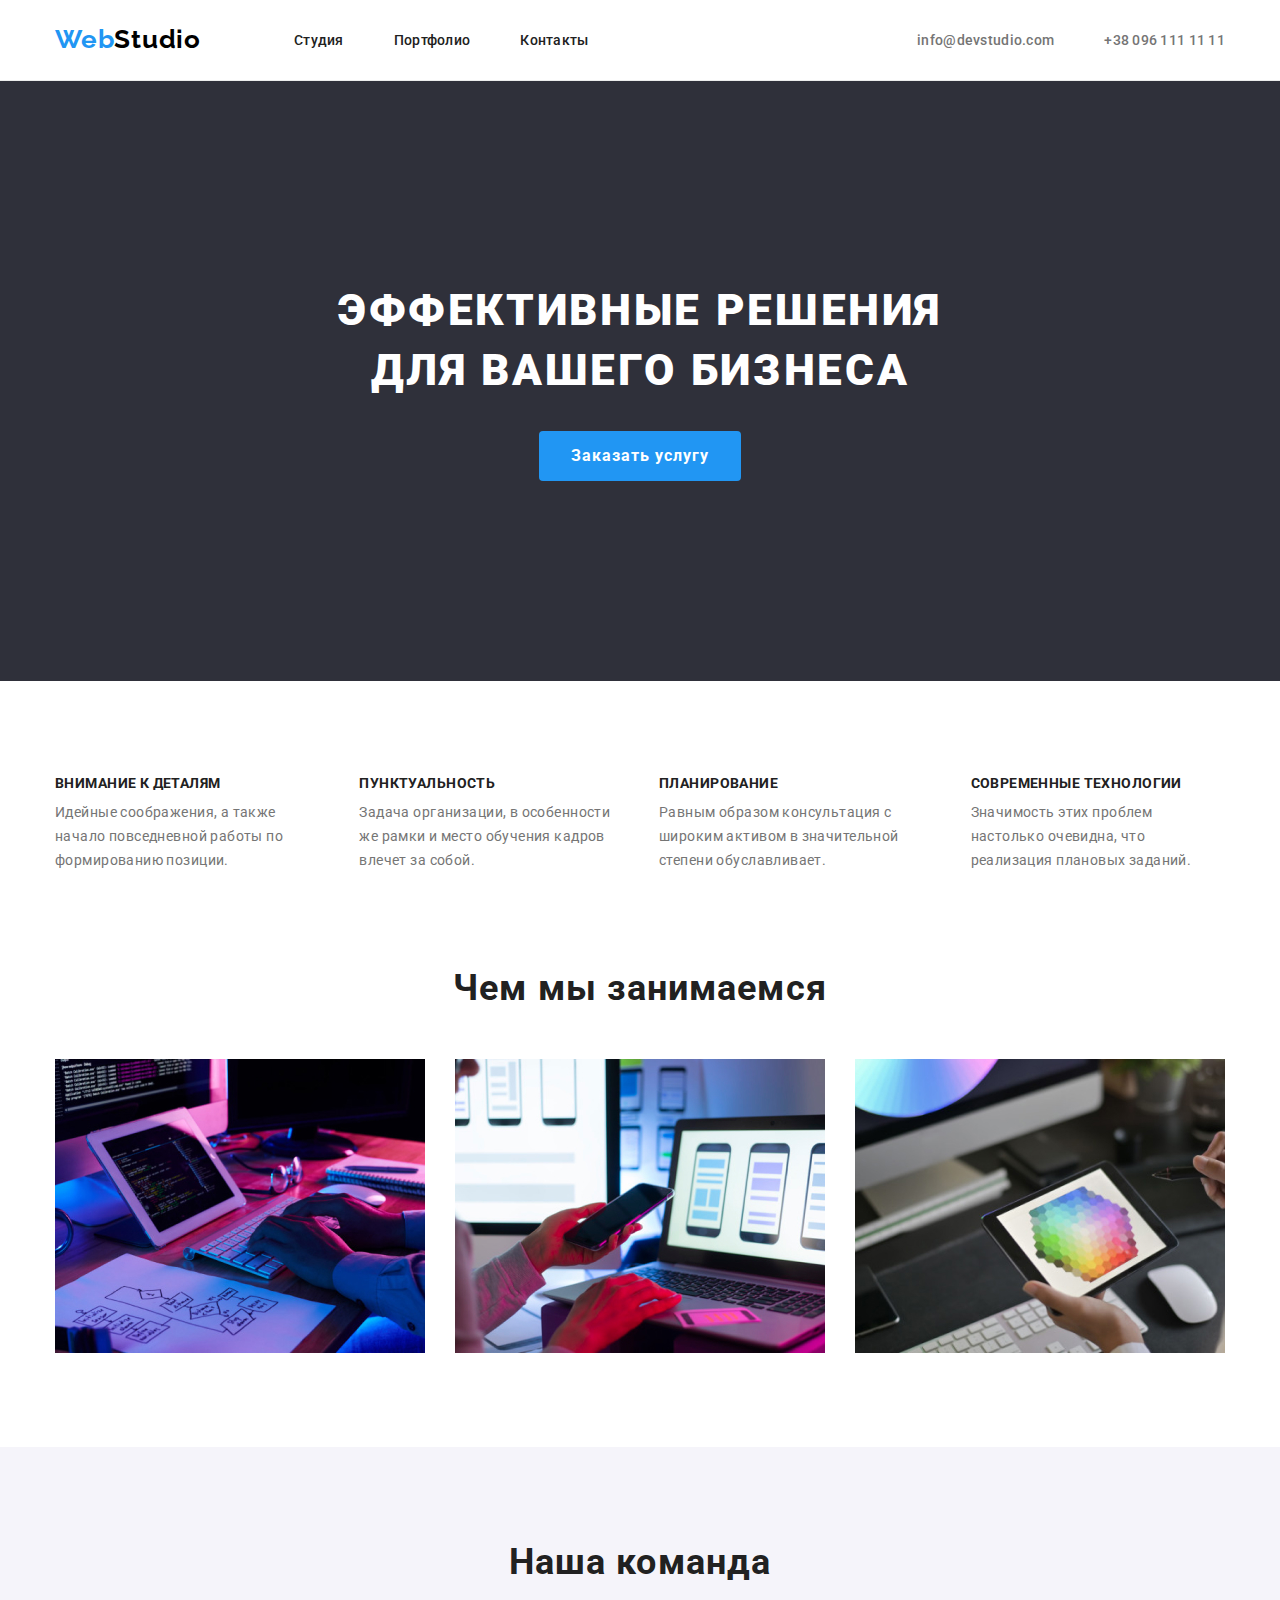
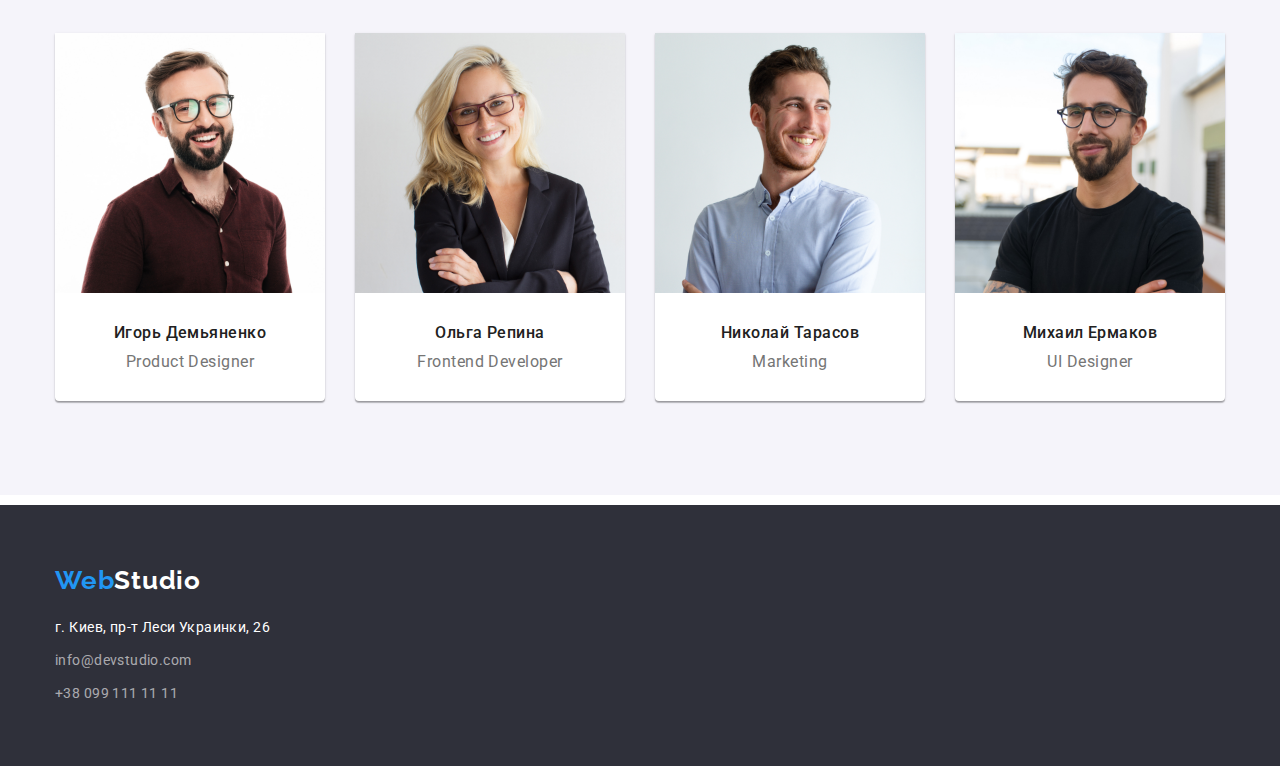
<file: index.html>
<!DOCTYPE html>
<html lang="ru">

<head>
    <meta charset="UTF-8">
    <meta name="viewport" content="width=device-width, initial-scale=1.0">
    <title>WebStudio</title>
    <link rel="stylesheet" href="https://cdnjs.cloudflare.com/ajax/libs/modern-normalize/1.0.0/modern-normalize.min.css"
        integrity="sha512-ISS7cAi1PEhQ8jnbJpJZMd29NlhNj4AWYyLOSp2CE/CsHxTCu+r+t0D2yoJudVrd0/8fTVPUVDzY5Tvli75u/g=="
        crossorigin="anonymous" />
    <link rel="preconnect" href="https://fonts.gstatic.com">
    <link
        href="https://fonts.googleapis.com/css2?family=Raleway:wght@700&family=Roboto:wght@400;500;700;900&display=swap"
        rel="stylesheet">
    <link rel="stylesheet" href="https://cdnjs.cloudflare.com/ajax/libs/modern-normalize/1.0.0/modern-normalize.min.css" />
    <link rel="stylesheet" href="./css/styles.css">
</head>

<body>
    <header class="header">
        <div class="container">
            <nav class="navigation">
                <a class="heder-logo-text" href="./index.html" lang="en">Web<span class="logo-black">Studio</span></a>
                    <ul class="navigation-list">
                        <li class="navigation-list-item">
                            <a class="navigation-list-link" href="./index.html">Студия</a>
                        </li>
                        <li class="navigation-list-item">
                            <a class="navigation-list-link" href="./portfolio.html">Портфолио</a>
                        </li>
                        <li class="navigation-list-item">
                            <a class="navigation-list-link" href="#">Контакты</a>
                        </li>
                    </ul>
            </nav>
                <address class="address">
                    <a class="adress-mail-link" href="mailto:info@devstudio.com">info@devstudio.com</a>
                    <a class="adress-phone-link" href="tel:+380961111111">+38 096 111 11 11</a>
                </address>
        </div>
    </header>

    <main>
        <!--HERO-->
        <div>
            <section class="hero">
                <div class="main-hero">
                    <h1 class="main-hero-title">Эффективные решения<br>для вашего бизнеса</h1>
                    <button class="main-hero-modal-btn" type="button">Заказать услугу</button>
                </div>
            </section>
        </div>
        <!--Basic tricks-->
        <section class="basic-tricks">
            <div class="container">                                                           
                <ul class="basic-tricks-list">
                    <li class="basic-tricks-item">
                        <h3 class="basic-tricks-title">Внимание к деталям</h3>
                        <p class="basic-tricks-text">Идейные соображения, а также начало повседневной работы по формированию позиции.</p>
                    </li>
                    <li class="basic-tricks-item">
                        <h3 class="basic-tricks-title">Пунктуальность</h3>
                        <p class="basic-tricks-text">Задача организации, в особенности же рамки и место обучения кадров влечет за собой.</p>
                    </li>
                    <li class="basic-tricks-item">
                        <h3 class="basic-tricks-title">Планирование</h3>
                        <p class="basic-tricks-text">Равным образом консультация с широким активом в значительной степени обуславливает.</p>
                    </li>
                    <li class="basic-tricks-item">
                        <h3 class="basic-tricks-title">Современные технологии</h3>
                        <p class="basic-tricks-text">Значимость этих проблем настолько очевидна, что реализация плановых заданий.</p>
                    </li>
                </ul>
            </div>
        </section>

        <!--What we do-->
        <section class="what-we-do">
            <div class="container">
                <h2 class="what-we-do-title">Чем мы занимаемся</h2>
                <ul class="what-we-do-list">
                    <li class="what-we-do-img">
                        <a href="" target="blank">
                            <img src="./what-we-do/img.jpg" alt="Верстает" width="370" height="294">
                        </a>
                    </li>
                    <li class="what-we-do-img">
                        <a href="" target="blank">
                            <img src="./what-we-do/img-1.jpg" alt="Тестирует" width="370" height="294">
                        </a>
                    </li>
                    <li class="what-we-do-img">
                        <a href="" target="blank">
                            <img src="./what-we-do/img-2.jpg" alt="Усовершенствует" width="370" height="294">
                        </a>
                    </li>
                </ul>
            </div>
        </section>

        <!--our team-->
        <section class="our-team">
            <div class="container">
                <h2 class="our-team-title">Наша команда</h2>
                <ul class="our-team-list">
                    <li class="our-team-photo">
                        <a href="" class="team-link">
                            <img src="./team/img.jpg" alt="Игорь Демьяненко" width="270" height="260">
                            <h3 class="our-team-photo-title">Игорь Демьяненко</h3>
                            <p class="our-team-text" lang="en">Product Designer</p>
                        </a>
                    </li>
                    <li class="our-team-photo">
                        <a href="" class="team-link">
                            <img src="./team/img-1.jpg" alt="Ольга Репина" width="270" height="260">
                            <h3 class="our-team-photo-title">Ольга Репина</h3>
                            <p class="our-team-text" lang="en">Frontend Developer</p>
                        </a>
                    </li>
                    <li class="our-team-photo">
                        <a href="" class="team-link">
                            <img src="./team/img-2.jpg" alt="Николай Тарасов" width="270" height="260">
                            <h3 class="our-team-photo-title">Николай Тарасов</h3>
                            <p class="our-team-text" lang="en">Marketing</p>
                        </a>
                    </li>
                    <li class="our-team-photo">
                        <a href="" class="team-link">
                            <img src="./team/img-3.jpg" alt="Михаил Ермаков" width="270" height="260">
                            <h3 class="our-team-photo-title">Михаил Ермаков</h3>
                            <p class="our-team-text" lang="en">UI Designer</p>
                        </a>
                    </li>
                </ul>
            </div>
        </section>
    </main>

    <footer class="footer">
        <div class="container">
            <a class="footer-logo-text" href="./index.html" lang="en">Web<span class="footer-logo-white">Studio</span></a>
            <ul class="footer-list">
                <li class="footer-list-item">
                    <a class="footer-map" href="https://goo.gl/maps/Ar7S7timAM4m2ztU9" target="_blank">г. Киев, пр-т Леси Украинки, 26</a>
                </li>
                <li class="footer-list-item">
                    <a class="footer-mail" href="mailto:info@devstudio.com">info@devstudio.com</a>
                </li>
                <li class="footer-list-item">
                    <a class="footer-phone" href="tel:+380991111111">+38 099 111 11 11</a>
                </li>
            </ul>
        </div>
    </footer>
</body>

</html>
</file>
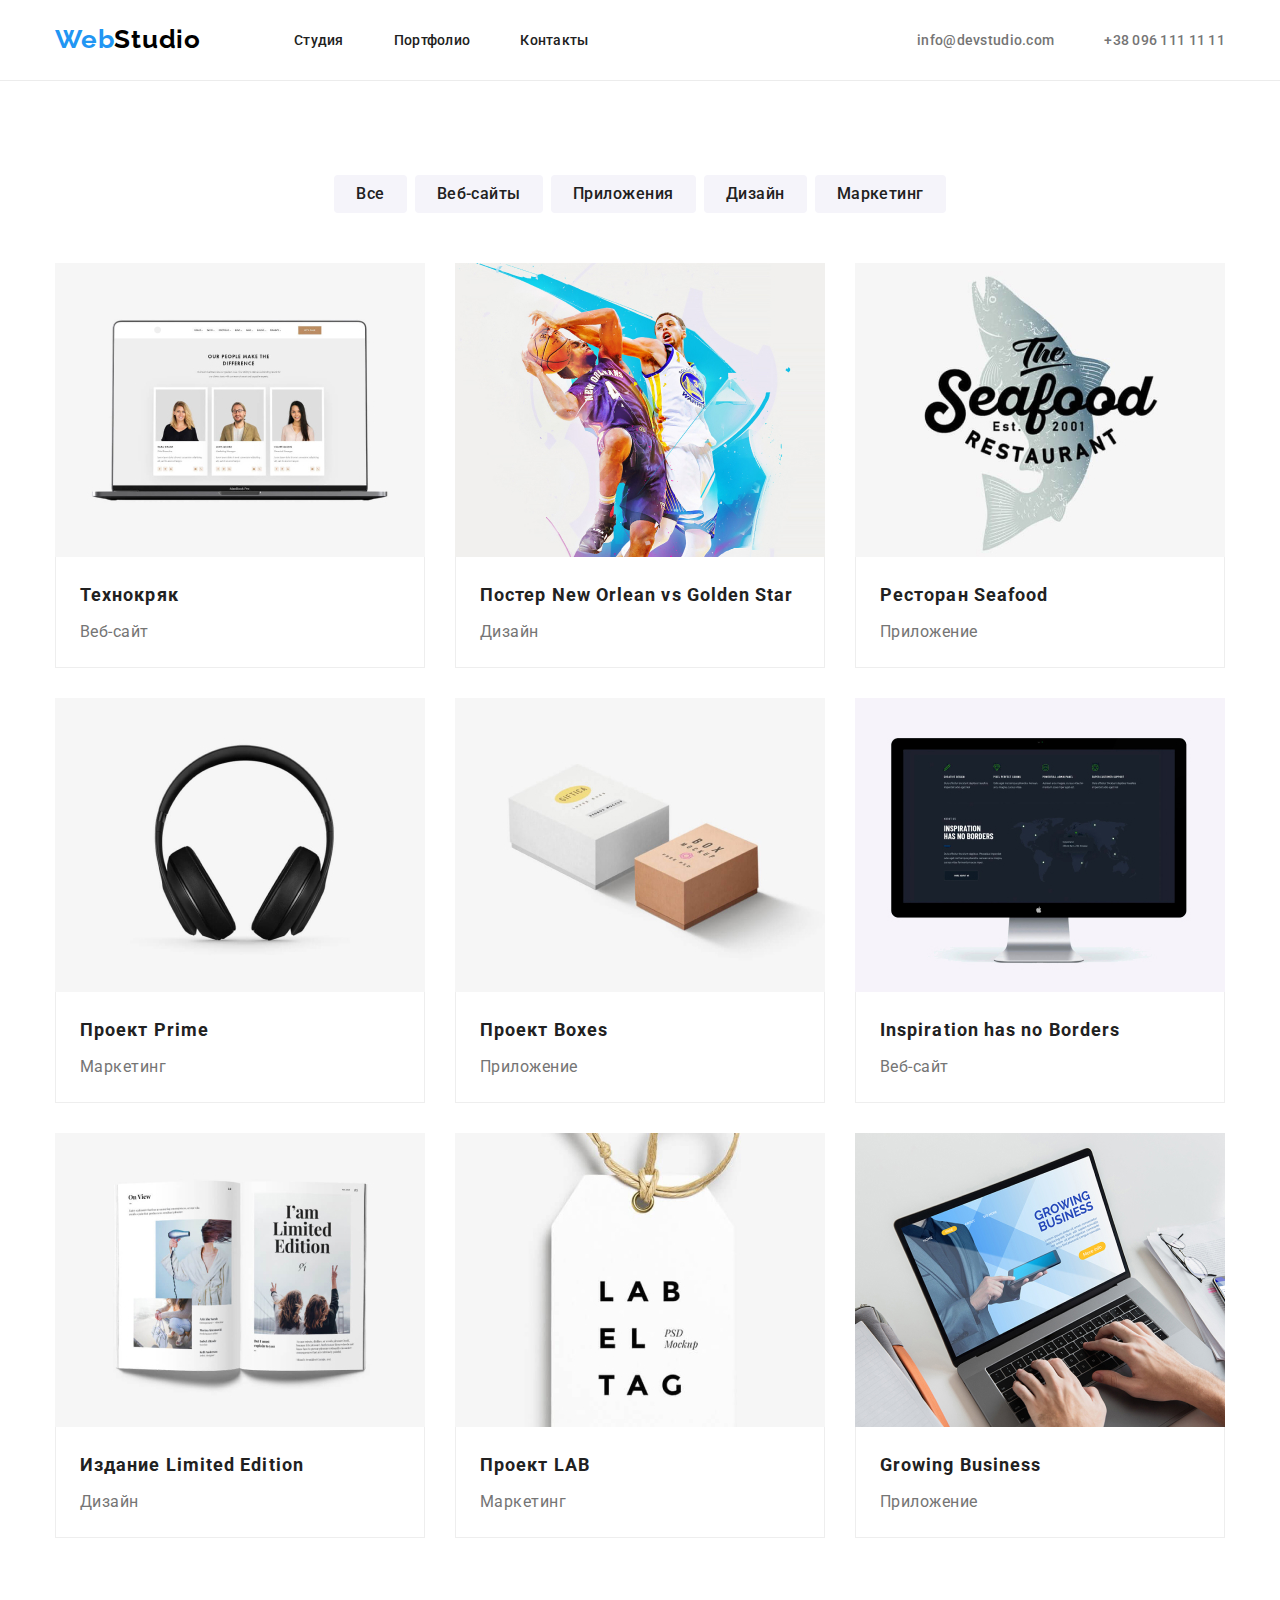
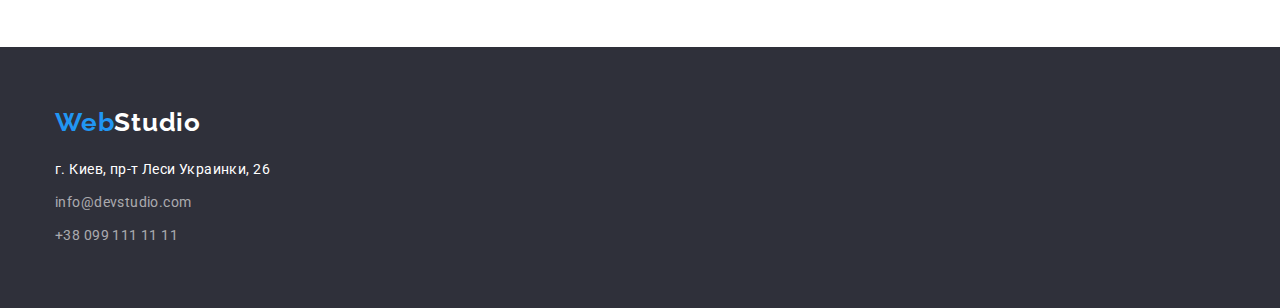
<file: portfolio.html>
<!DOCTYPE html>
<html lang="ru">

<head>
    <meta charset="UTF-8">
    <meta name="viewport" content="width=device-width, initial-scale=1.0">
    <title>WebStudio</title>
    <link rel="stylesheet" href="https://cdnjs.cloudflare.com/ajax/libs/modern-normalize/1.0.0/modern-normalize.min.css"
        integrity="sha512-ISS7cAi1PEhQ8jnbJpJZMd29NlhNj4AWYyLOSp2CE/CsHxTCu+r+t0D2yoJudVrd0/8fTVPUVDzY5Tvli75u/g=="
        crossorigin="anonymous" />
    <link rel="preconnect" href="https://fonts.gstatic.com">
    <link
        href="https://fonts.googleapis.com/css2?family=Raleway:wght@700&family=Roboto:wght@400;500;700;900&display=swap"
        rel="stylesheet">
    <link rel="stylesheet" href="https://cdnjs.cloudflare.com/ajax/libs/modern-normalize/1.0.0/modern-normalize.min.css" />
    <link rel="stylesheet" href="./css/styles.css">
</head>

<body>
        <header class="header">
            <div class="container">
                <nav class="navigation">
                    <a class="heder-logo-text" href="./index.html" lang="en">Web<span class="logo-black">Studio</span></a>
                    <ul class="navigation-list">
                        <li class="navigation-list-item">
                            <a class="navigation-list-link" href="./index.html">Студия</a>
                        </li>
                        <li class="navigation-list-item">
                            <a class="navigation-list-link" href="./portfolio.html">Портфолио</a>
                        </li>
                        <li class="navigation-list-item">
                            <a class="navigation-list-link" href="#">Контакты</a>
                        </li>
                    </ul>
                </nav>
                <address class="address">
                    <a class="adress-mail-link" href="mailto:info@devstudio.com">info@devstudio.com</a>
                    <a class="adress-phone-link" href="tel:+380961111111">+38 096 111 11 11</a>
                </address>
            </div>
        </header>

    

    <main>
        <!--Navigation-->
        <section class="portfolio-navigation">
            <div class="container">
            <h1 hidden>Портфолио</h1>
            <ul class="portfolio-navigation-list">
                <li class="portfolio-navigation-list-item">
                    <button class="nav-title" type="button">Все</button>
                </li>
                <li class="portfolio-navigation-list-item">
                    <button class="nav-title" type="button">Веб-сайты</button>
                </li>
                <li class="portfolio-navigation-list-item">
                    <button class="nav-title" type="button">Приложения</button>
                </li>
                <li class="portfolio-navigation-list-item">
                    <button class="nav-title" type="button">Дизайн</button>
                </li>
                <li class="portfolio-navigation-list-item">
                    <button class="nav-title" type="button">Маркетинг</button>
                </li>
            </ul>
            <!--Teamwork-->
            <h2 hidden>Командная робота</h2>
            <ul class="teamwork-list">
                <li class="teamwork-list-item">
                    <a class="portfolio-link">
                        <img class="teamwork-list-img" src="./portfolio-img/tehnokriak.jpg" alt="Веб-сайт" width="370" height="294">
                        <div class="container-portfolio">
                            <h3 class="teamwork-list-title">Технокряк</h3>
                            <p class="teamwork-list-text">Веб-сайт</p>
                        </div>
                    </a>
                </li>
                <li class="teamwork-list-item">
                    <a class="portfolio-link">
                        <img class="teamwork-list-img" src="./portfolio-img/poster.jpg" alt="Постер New Orlean vs Golden Star" width="370" height="294">
                        <div class="container-portfolio">
                            <h3 class="teamwork-list-title">Постер New Orlean vs Golden Star</h3>
                            <p class="teamwork-list-text">Дизайн</p>
                        </div>
                    </a>
                </li>
                <li class="teamwork-list-item">
                    <a class="portfolio-link">
                        <img class="teamwork-list-img" src="./portfolio-img/restourant.jpg" alt="370" height="294">
                        <div class="container-portfolio">
                            <h3 class="teamwork-list-title">Ресторан Seafood</h3>
                            <p class="teamwork-list-text">Приложение</p>
                        </div>
                    </a>
                </li>
                <li class="teamwork-list-item">
                    <a class="portfolio-link">
                        <img class="teamwork-list-img" src="./portfolio-img/listening.jpg" alt="370" height="294">
                        <div class="container-portfolio">
                            <h3 class="teamwork-list-title">Проект Prime</h3>
                            <p class="teamwork-list-text">Маркетинг</p>
                        </div>
                    </a>
                </li>
                <li class="teamwork-list-item">
                    <a class="portfolio-link">
                        <img class="teamwork-list-img" src="./portfolio-img/boxes.jpg" alt="370" height="294">
                        <div class="container-portfolio">
                            <h3 class="teamwork-list-title">Проект Boxes</h3>
                            <p class="teamwork-list-text">Приложение</p>
                        </div>
                    </a>
                </li>
                <li class="teamwork-list-item">
                    <a class="portfolio-link">
                        <img class="teamwork-list-img" src="./portfolio-img/monitor.jpg" alt="370" height="294">
                        <div class="container-portfolio">
                            <h3 class="teamwork-list-title">Inspiration has no Borders</h3>
                            <p class="teamwork-list-text">Веб-сайт</p>
                        </div>
                    </a>
                </li>
                <li class="teamwork-list-item">
                    <a class="portfolio-link">
                        <img class="teamwork-list-img" src="./portfolio-img/magazine.jpg" alt="370" height="294">
                        <div class="container-portfolio">
                            <h3 class="teamwork-list-title">Издание Limited Edition</h3>
                            <p class="teamwork-list-text">Дизайн</p>
                    </div>
                    </a>
                </li>
                <li class="teamwork-list-item">
                    <a class="portfolio-link">
                        <img class="teamwork-list-img" src="./portfolio-img/label.jpg" alt="370" height="294">
                        <div class="container-portfolio">
                            <h3 class="teamwork-list-title">Проект LAB</h3>
                            <p class="teamwork-list-text">Маркетинг</p>
                        </div>
                    </a>
                </li>
                <li class="teamwork-list-item">
                    <a class="portfolio-link">
                        <img class="teamwork-list-img" src="./portfolio-img/pc.jpg" alt="370" height="294">
                        <div class="container-portfolio">
                            <h3 class="teamwork-list-title">Growing Business</h3>
                            <p class="teamwork-list-text">Приложение</p>
                        </div>
                    </a>
                </li>
            </ul>
        </div>
        </section>
    </main>
    <footer class="footer">
        <div class="container">
            <a class="footer-logo-text" href="./index.html" lang="en">Web<span
                class="footer-logo-white">Studio</span></a>
            <ul class="footer-list">
                <li class="footer-list-item">
                    <a class="footer-map" href="https://goo.gl/maps/Ar7S7timAM4m2ztU9" target="_blank">г. Киев, пр-т Леси Украинки, 26</a>
                </li>
                <li class="footer-list-item">
                    <a class="footer-mail" href="mailto:info@devstudio.com">info@devstudio.com</a>
                </li>
                <li class="footer-list-item">
                    <a class="footer-phone" href="tel:+380991111111">+38 099 111 11 11</a>
                </li>
            </ul>
        </div>
    </footer>
</body>

</html>
</file>
<file: css/styles.css>
/* основной цвет заголовков | color: #212121; */
/* масивный текст | color: #757575; */
/* белый цвет (фон,герой) | color: #ffffff; */
/* цвет ссылок | color: #2196f3; */
/* footer color: #2f303a; */
/* our team (фон) | background: #f5f4fa */

html {
  box-sizing: border-box;
}

* {
  margin: 0;
  padding: 0;
  box-sizing: border-box;
}

*,
*::before,
*::after {
  box-sizing: inherit;
}

:root {
  --main-color-titles-color: #212121;
  --massive-text-color: #757575;
  --title-text-color: #2f303a;
  --color-forces-color: #2196f3;
  --white-bg-color: #ffffff;
  --footer-background-color: #2f303a;
  --our-team: #f5f4fa;
  --main-letter-spacing: 0.03em;
  --frame-portfolio-photo: #eeeeee;
}

:visited {
  color: inherit;
}
/* COMMON */

h1,
h2,
h3,
h4,
h5,
h6 {
  margin: 0;
}

ul,
li {
  margin: 0;
  padding: 0;
}

img {
  display: block;
}

li {
  list-style: none;
}

a {
  text-decoration: none;
}

link,
button {
  cursor: pointer;
}

body {
  font-family: 'Roboto', sans-serif;
  letter-spacing: var(--main-letter-spacing);
  color: var(--massive-text-color);
  background-color: var(--white-bg-color);
}

section {
  display: block;
}

.header .container {
  display: flex;
  align-items: center;
}

.header {
  border-bottom-width: 1px;
  border-bottom-style: solid;
  border-bottom-color: #ececec;
}

.navigation-list {
  display: flex;
  align-items: center;
  justify-content: space-between;
}

.container {
  width: 1200px;
  margin: auto;
  padding-left: 15px;
  padding-right: 15px;
}

/* основное лого */

.logo-black {
  color: black;
}

.heder-logo-text {
  padding-top: 24px;
  padding-bottom: 25px;
  margin-right: 93px;
  font-family: 'Raleway', sans-serif;
  font-weight: bold;
  font-size: 26px;
  line-height: 1.192;
  /* identical to box height */
  letter-spacing: 0.03em;
  color: #2196f3;
}

.navigation {
  display: flex;
}

.navigation {
  padding: 0;
  margin: 0;
}

.navigation-list {
  padding: 0;
}

.navigation-list-item {
  display: flex;
  margin-right: 93px;
}

.navigation-lis-item:last-child {
  margin-right: 0;
}

.navigation-list-item:not(:last-child) {
  margin-right: 50px;
}

.navigation-list-link {
  text-decoration: none;
  display: block;
  padding-bottom: 32px;
  padding-top: 32px;
}

.navigation-list-link {
  font-weight: 500;
  font-size: 14px;
  line-height: 1.143;
  letter-spacing: 0.02em;
  color: #212121;
}

.navigation-list-link:hover,
.navigation-list-link:focus {
  color: #2196f3;
}

.adress {
  display: flex;
  align-items: center;
  list-style: none;
  margin-left: auto;
}

address {
  display: flex;
  font-style: normal;
  margin-left: auto;
}

.adress-mail-link {
  margin-right: 50px;
}

.adress .adress-mail-link + .adress-phone-link {
  margin-left: 50px;
}

.adress-mail-link,
.adress-phone-link {
  text-decoration: none;
  display: block;
  padding-top: 32px;
  padding-bottom: 32px;
}

.adress-mail-link {
  font-family: 'Roboto';
  font-style: normal;
  font-weight: 500;
  font-size: 14px;
  line-height: 1.142;
  letter-spacing: 0.02em;
  color: #757575;
}

.adress-mail-link:hover,
.adress-mail-link:focus {
  color: #2196f3;
}

.adress-phone-link {
  font-family: 'Roboto';
  font-style: normal;
  font-weight: 500;
  font-size: 14px;
  line-height: 1.143;
  letter-spacing: 0.02em;
  color: #757575;
}

.adress-phone-link:hover,
.adress-phone-link:focus {
  color: #2196f3;
}

/* Hero */

.hero {
  background: #2f303a;
  text-align: center;
  padding-top: 200px;
  padding-bottom: 200px;
  width: auto;
}

.main-hero-modal-btn {
  font-weight: bold;
  font-size: 16px;
  line-height: 1.875;
  letter-spacing: 0.06em;
  color: #ffffff;
  background: #2196f3;

  padding: 10px 32px;
  text-align: center;
  margin: 0 auto;

  border-radius: 4px;
  border: none;
}

.main-hero-title {
  font-weight: 900;
  font-size: 44px;
  line-height: 1.363;

  letter-spacing: 0.06em;
  text-transform: uppercase;
  color: #ffffff;

  margin-top: 0;
  margin-bottom: 30px;
}

/* basic triks Студия */

.basic-tricks {
  padding-top: 94px;
  padding-bottom: 94px;
}

.basic-tricks p {
  margin-top: 0px;
  margin-bottom: 0px;
}

.basic-tricks h3 {
  margin-top: 0px;
  margin-bottom: 10px;
}

.basic-tricks-list {
  display: flex;
}

.basic-tricks .basic-tricks-item + .basic-tricks-item {
  margin-left: 30px;
}

.basic-tricks-title {
  font-weight: bold;
  font-size: 14px;
  line-height: 1.143;
  letter-spacing: 0.03em;
  text-transform: uppercase;
  color: #212121;
}

.basic-tricks-text {
  font-weight: normal;
  font-size: 14px;
  line-height: 1.714;
  letter-spacing: 0.03em;
  color: #757575;
}

/* what we do -  Студия */

.what-we-do {
  padding-bottom: 94px;
}

.what-we-do-list {
  display: flex;
}

.what-we-do-img {
  margin: 0px;
}

.what-we-do-list .what-we-do-img + .what-we-do-img {
  margin-left: 30px;
}

.what-we-do-title {
  font-weight: bold;
  font-size: 36px;
  line-height: 1.167;
  text-align: center;
  letter-spacing: 0.03em;
  color: #212121;
  margin-bottom: 50px;
}

/* Navigation - кнопки меню в портфолио */

.nav-title + .nav-title {
  margin-left: 8px;
}

.portfolio-navigation-list-item:not(:last-child) {
  margin-right: 8px;
}

.nav-title {
  font-weight: 500;
  font-size: 16px;
  line-height: 1.625;
  text-align: center;
  letter-spacing: 0.03em;
  color: #212121;
  background: #f5f4fa;

  border-radius: 4px;
  outline: none;
  border: none;

  padding: 6px 22px;
}

.nav-title:hover,
.nav-title:focus {
  background-color: #2196f3;
  color: var(--frame-portfolio-photo);
}

/* our team - Студия*/

.what-we-do h2,
.our-team h2 {
  margin-top: 0px;
  margin-bottom: 50px;
}

.what-we-do img,
.our-team img,
.portfolio-navigation img {
  display: block;
}

.portfolio-navigation {
  padding-top: 94px;
  padding-bottom: 94px;
}

.portfolio-navigation-list,
.portfolio {
  display: flex;
  justify-content: center;
  list-style: none;
  margin-bottom: 50px;
}

.portfolio-link {
  text-decoration: none;
  cursor: pointer;
}

/* Teamwork - Командная робота */

ul.teamwork-list {
  margin: -15px;
  padding: 0px;
}

.teamwork-list {
  display: flex;
  flex-wrap: wrap;
  margin: -15px;
}

.container-portfolio {
  padding: 20px 24px;
  border: 1px solid #eeeeee;
  border-style: none solid solid;
}

.teamwork-list-item {
  width: 370px;
  margin: 15px;

  background-color: var(--white-bg-color);
}

.teamwork-list-item:nth-last-child(-n + 3) {
  margin-bottom: 30px;
}

.teamwork-list-title {
  margin-top: 0px;
  margin-bottom: 4px;

  font-weight: bold;
  font-size: 18px;
  line-height: 2;
  letter-spacing: 0.06em;
  color: #212121;
}

.teamwork-list-text {
  margin: 0px;

  font-weight: normal;
  font-size: 16px;
  line-height: 1.875;
  letter-spacing: 0.03em;
  color: #757575;
}

/* Our team */

.our-team-list {
  display: flex;
}

.our-team .our-team-photo + .our-team-photo {
  margin-left: 30px;
}

.our-team .our-team-photo {
  background-color: var(--white-bg-color);
  box-shadow: 0px 1px 3px rgba(0, 0, 0, 0.12), 0px 1px 1px rgba(0, 0, 0, 0.14),
    0px 2px 1px rgba(0, 0, 0, 0.2);
  border-radius: 0px 0px 4px 4px;
}

.our-team {
  margin-top: 0px;
  margin-bottom: 10px;
  text-align: center;
  background-color: var(--our-team);

  padding-top: 94px;
  padding-bottom: 94px;
}

.team-link {
  color: var(--main-color-titles-color);
  text-decoration: none;
}

.our-team h3 {
  font-weight: 500;
  font-size: 16px;
  line-height: 1.192;
  text-align: center;
}

.our-team-title {
  font-weight: bold;
  font-size: 36px;
  line-height: 1.167;
  text-align: center;
  letter-spacing: 0.03em;
  color: #212121;
}

.our-team-photo-title {
  font-weight: 500;
  font-size: 16px;
  line-height: 1.188;
  /* identical to box height */
  text-align: center;
  letter-spacing: 0.03em;
  color: #212121;
  margin-top: 0px;
  margin-bottom: 10px;
}

.our-team-text {
  font-weight: normal;
  font-size: 16px;
  line-height: 1.188;
  /* identical to box height */
  text-align: center;
  letter-spacing: 0.03em;
  color: #757575;

  margin-top: 0px;
  margin-bottom: 30px;
}

.our-team img {
  margin-top: 0px;
  margin-bottom: 30px;
}

.our-team {
  background: #f5f4fa;
}

/* футер лого */

.footer {
  background: #2f303a;
}
.footer {
  padding-top: 60px;
  padding-bottom: 60px;
}

.footer .footer-logo-text {
  font-family: 'Raleway', sans-serif;
  font-weight: bold;
  font-size: 26px;
  line-height: 1.192;
  /* identical to box height */
  letter-spacing: 0.03em;
  color: #2196f3;

  margin-bottom: 20px;
  display: inline-block;
}

.footer-logo-white {
  color: #ffffff;
}

.footer-list {
  margin-left: auto;
}

.footer-mail {
  font-size: 14px;
  line-height: 1.714;
  letter-spacing: 0.03em;
  color: rgba(255, 255, 255, 0.6);
}

.footer-phone {
  font-size: 14px;
  line-height: 1.714;
  letter-spacing: 0.03em;
  color: rgba(255, 255, 255, 0.6);
}

.footer-map {
  font-family: 'Roboto';
  font-style: normal;
  font-weight: normal;
  font-size: 14px;
  line-height: 1.714;
  letter-spacing: 0.03em;
  color: #ffffff;
}

.footer-map:hover,
.footer-map:focus {
  color: #2196f3;
}

.footer-mail .footer-phone {
  font-family: 'Roboto';
  font-style: normal;
  font-weight: normal;
  font-size: 14px;
  line-height: 1.714;
  letter-spacing: 0.03em;
  color: rgba(255, 255, 255, 0.6);
}

.footer-mail:hover,
.footer-mail:focus,
.footer-phone:hover,
.footer-phone:focus {
  color: #2196f3;
}
.footer-list-item:not(:last-child) {
  margin-bottom: 9px;
}
</file>
